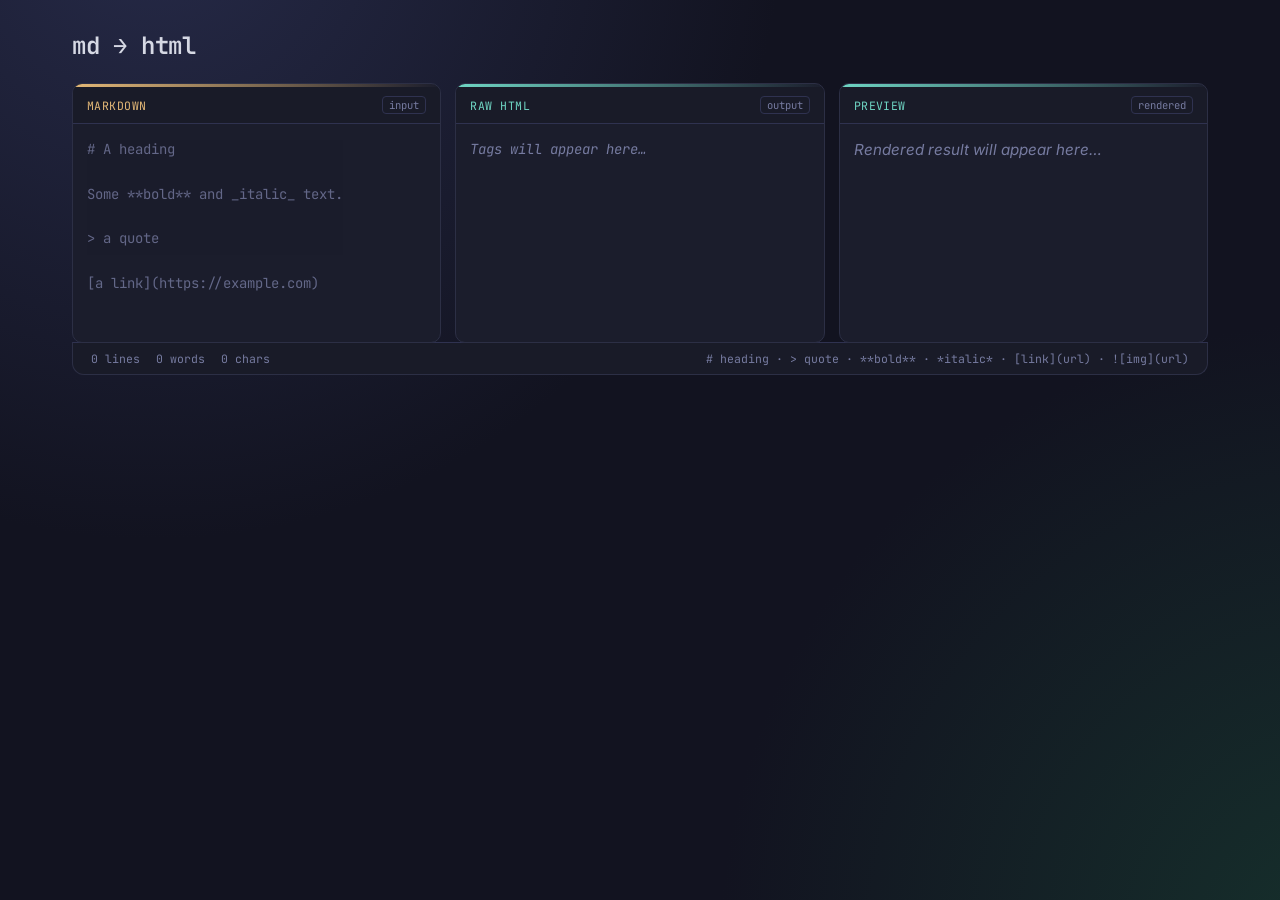
<file: Markdown/index.html>
<!DOCTYPE html>
<html lang="en">
<head>
<meta charset="UTF-8">
<meta name="viewport" content="width=device-width, initial-scale=1, viewport-fit=cover">
<title>Markdown → HTML</title>
<link rel="preconnect" href="https://fonts.googleapis.com">
<link rel="preconnect" href="https://fonts.gstatic.com" crossorigin>
<link href="https://fonts.googleapis.com/css2?family=JetBrains+Mono:wght@400;500;600&family=Inter:wght@500;600;700&display=swap" rel="stylesheet">
<link rel="stylesheet" href="styles.css">
</head>
<body>
  <div class="wrap">
    <h1>md → html</h1>

    <div class="grid">
      <div class="pane accent-md">
        <div class="pane-top"></div>
        <div class="pane-head">
          <span class="label">MARKDOWN</span>
          <span class="badge">input</span>
        </div>
        <textarea id="markdown-input" placeholder="# A heading&#10;&#10;Some **bold** and _italic_ text.&#10;&#10;> a quote&#10;&#10;[a link](https://example.com)"></textarea>
      </div>

      <div class="pane accent-out">
        <div class="pane-top"></div>
        <div class="pane-head">
          <span class="label">RAW HTML</span>
          <span class="badge">output</span>
        </div>
        <div id="html-output" class="output"><span class="empty-hint">Tags will appear here…</span></div>
      </div>

      <div class="pane accent-out">
        <div class="pane-top"></div>
        <div class="pane-head">
          <span class="label">PREVIEW</span>
          <span class="badge">rendered</span>
        </div>
        <div id="preview" class="preview"><span class="empty-hint">Rendered result will appear here…</span></div>
      </div>
    </div>

    <div class="statusbar">
      <span class="stats">
        <span id="stat-lines">0 lines</span>
        <span id="stat-words">0 words</span>
        <span id="stat-chars">0 chars</span>
      </span>
      <span class="legend"># heading · &gt; quote · **bold** · *italic* · [link](url) · ![img](url)</span>
    </div>
  </div>

<script src="script.js"></script>
</body>
</html>
</file>
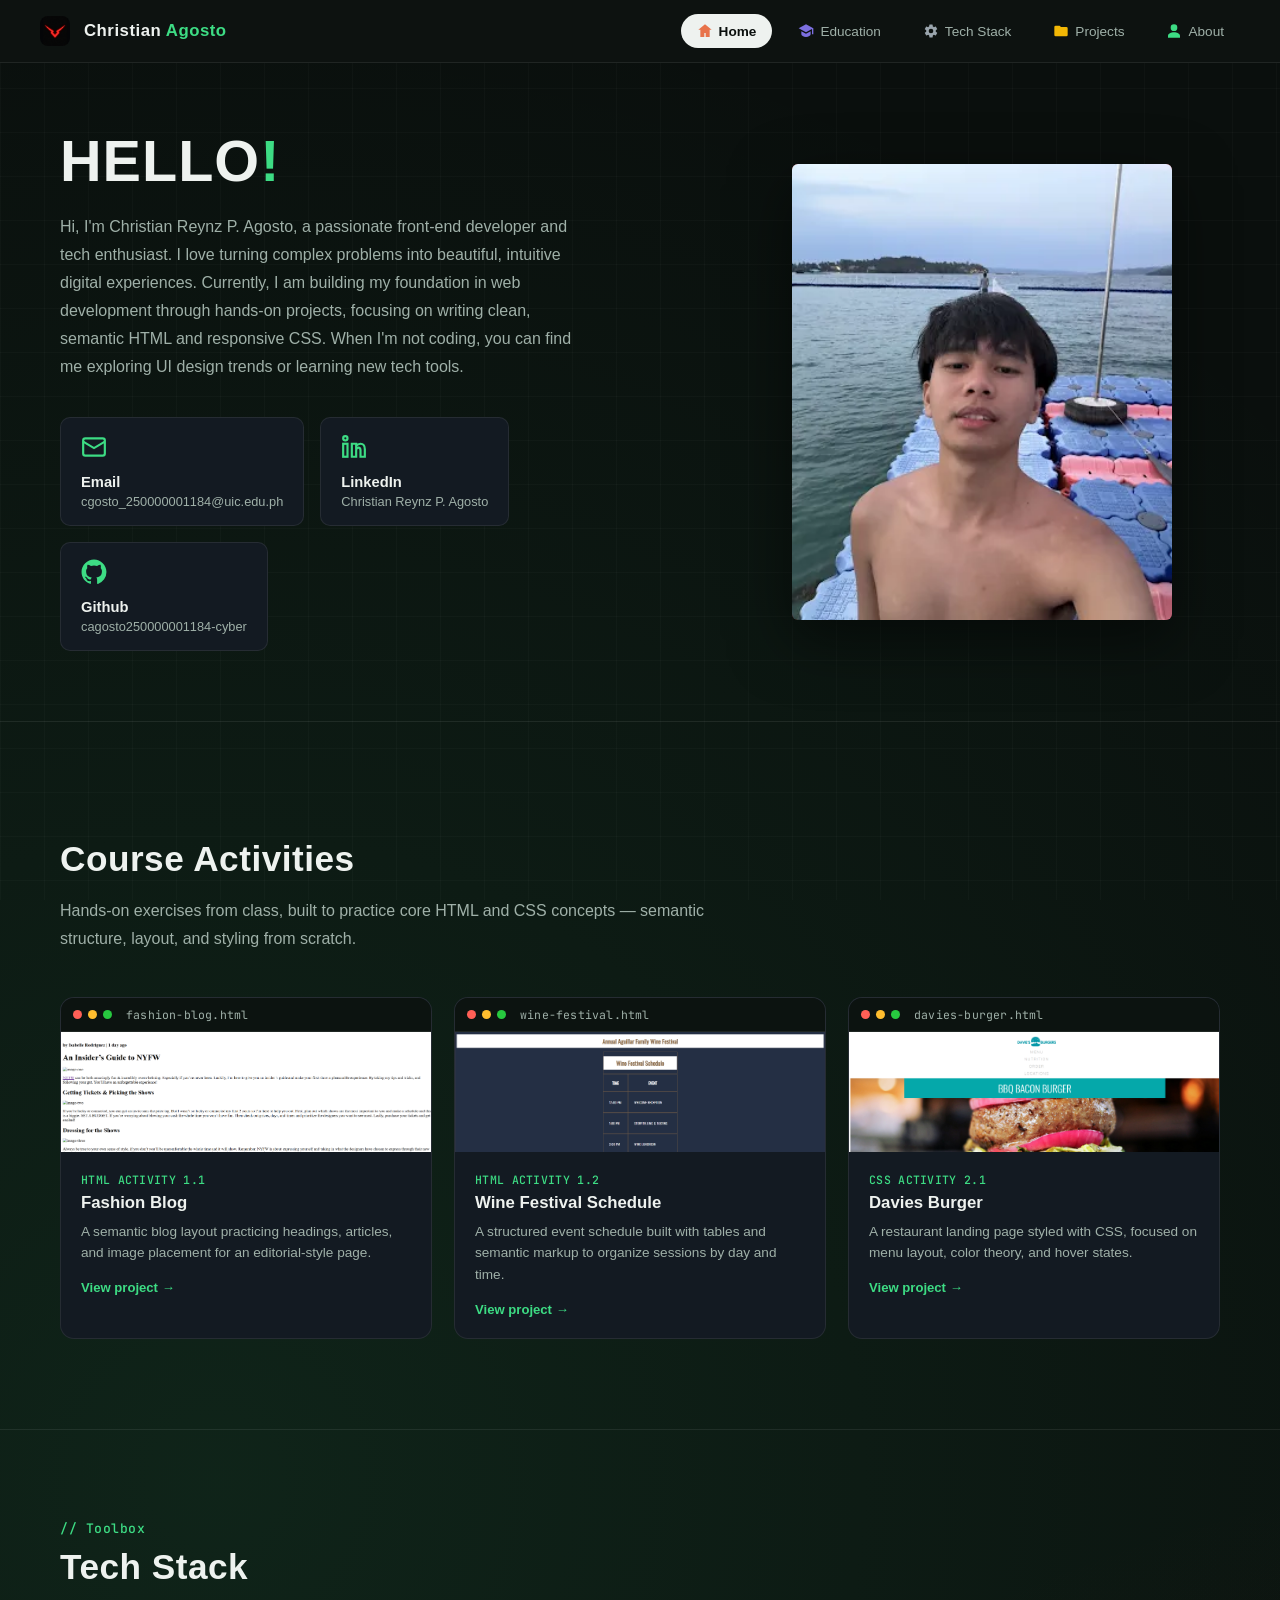
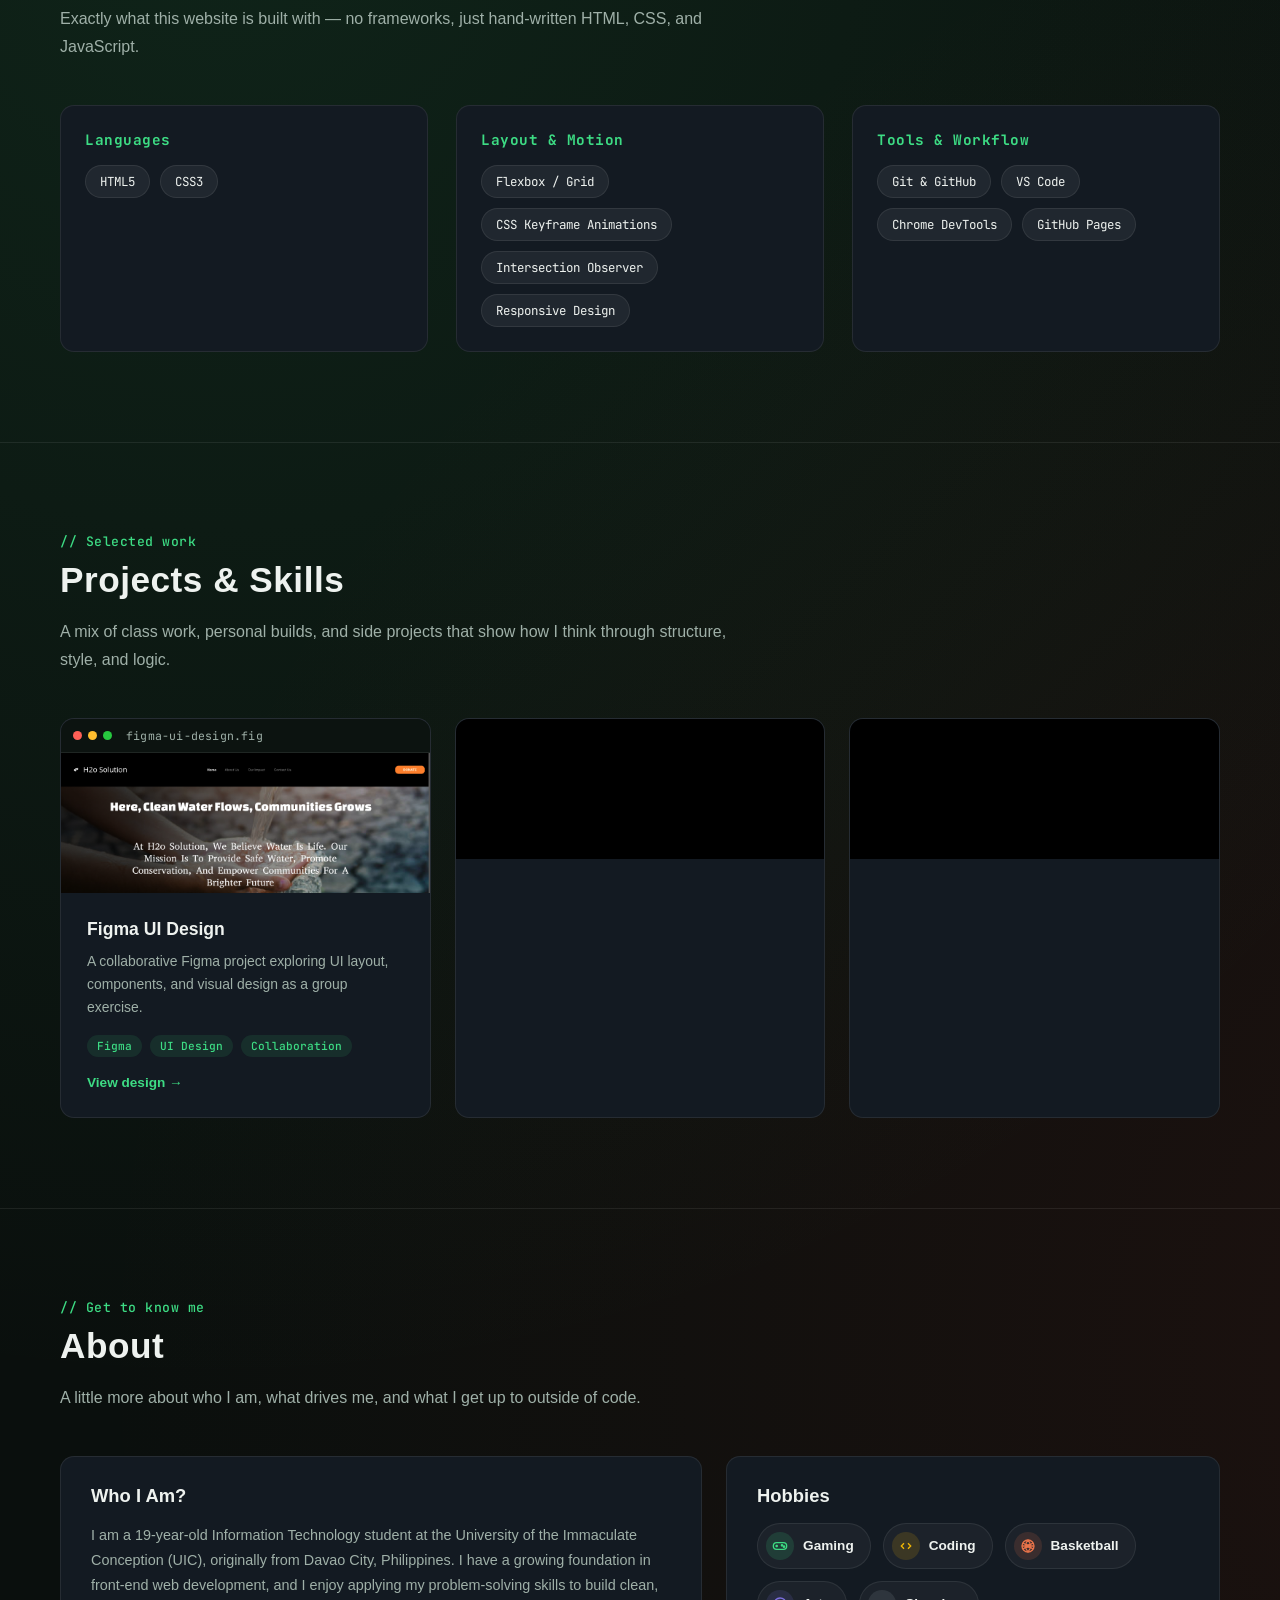
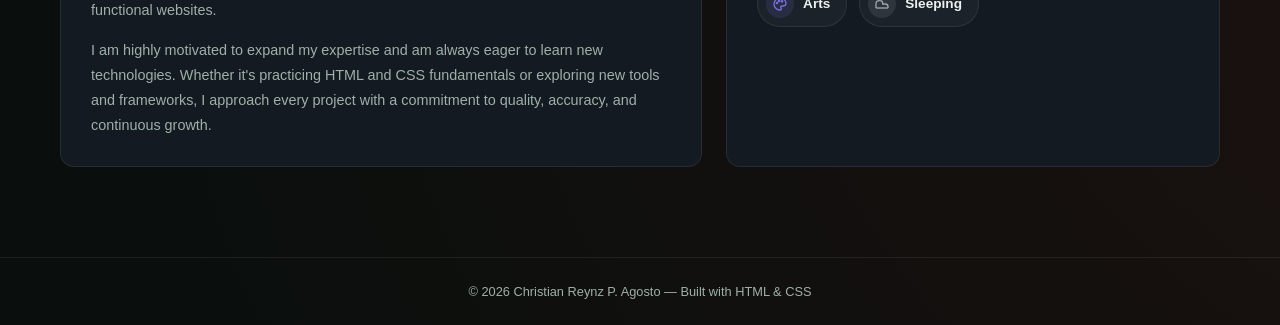
<file: Porfolio/index.html>
<!DOCTYPE html>
<html lang="en">
<head>
<meta charset="UTF-8">
<meta name="viewport" content="width=device-width, initial-scale=1.0">
<link rel="preconnect" href="https://fonts.googleapis.com">
<link rel="preconnect" href="https://fonts.gstatic.com" crossorigin>
<link href="https://fonts.googleapis.com/css2?family=JetBrains+Mono:wght@400;500;600;700&display=swap" rel="stylesheet">
<title>Christian Reynz P. Agosto | Portfolio</title>
<link rel="stylesheet" href="style.css">
</head>
<body>

<nav>
  <div class="nav-left">
    <!-- Replace "Leloucheye.jpg" with your own logo/icon image, placed inside the "image" folder -->
    <img src="image/Leloucheye.jpg" alt="Logo" class="nav-logo">
    <span class="brand">Christian <span class="accent">Agosto</span></span>
  </div>
  <div class="nav-right">
    <a href="#home" data-section="home" class="active">
      <svg viewBox="0 0 24 24" width="16" height="16"><path fill="#e8734a" d="M12 2 2 10h3v11h6v-6h2v6h6V10h3z"/></svg>
      Home
    </a>
    <a href="#education" data-section="education">
      <svg viewBox="0 0 24 24" width="16" height="16"><path fill="#7c6fe0" d="M12 2 1 8l11 6 9-4.9V17h2V8zM5 12.2V17c0 1.7 3.1 4 7 4s7-2.3 7-4v-4.8l-7 3.8z"/></svg>
      Education
    </a>
    <a href="#techstack" data-section="techstack">
      <svg viewBox="0 0 24 24" width="16" height="16"><path fill="#9aa5ad" d="M19.14 12.94a7.14 7.14 0 0 0 .06-.94 7.14 7.14 0 0 0-.06-.94l2.03-1.58a.5.5 0 0 0 .12-.64l-1.92-3.32a.5.5 0 0 0-.6-.22l-2.39.96a7.3 7.3 0 0 0-1.63-.94l-.36-2.54a.5.5 0 0 0-.5-.42h-3.84a.5.5 0 0 0-.5.42l-.36 2.54c-.59.24-1.14.56-1.63.94l-2.39-.96a.5.5 0 0 0-.6.22L2.7 8.84a.5.5 0 0 0 .12.64l2.03 1.58a7.14 7.14 0 0 0 0 1.88l-2.03 1.58a.5.5 0 0 0-.12.64l1.92 3.32c.14.24.42.32.6.22l2.39-.96c.49.38 1.04.7 1.63.94l.36 2.54c.05.24.26.42.5.42h3.84c.24 0 .45-.18.5-.42l.36-2.54c.59-.24 1.14-.56 1.63-.94l2.39.96c.24.1.5 0 .6-.22l1.92-3.32a.5.5 0 0 0-.12-.64zM12 15.5A3.5 3.5 0 1 1 15.5 12 3.5 3.5 0 0 1 12 15.5z"/></svg>
      Tech Stack
    </a>
    <a href="#projects" data-section="projects">
      <svg viewBox="0 0 24 24" width="16" height="16"><path fill="#f2b705" d="M10 4H4a2 2 0 0 0-2 2v12a2 2 0 0 0 2 2h16a2 2 0 0 0 2-2V8a2 2 0 0 0-2-2h-8z"/></svg>
      Projects
    </a>
    <a href="#about" data-section="about">
      <svg viewBox="0 0 24 24" width="16" height="16"><path fill="#3ddc84" d="M12 12a5 5 0 1 0 0-10 5 5 0 0 0 0 10zm0 2c-4.4 0-9 2.2-9 5v3h18v-3c0-2.8-4.6-5-9-5z"/></svg>
      About
    </a>
  </div>
</nav>

<section class="hero" id="home">
  <div class="hero-text">
    <h1>HELLO<span class="bar">!</span></h1>
    <p>
      Hi, I'm Christian Reynz P. Agosto, a passionate front-end developer and
      tech enthusiast. I love turning complex problems into beautiful,
      intuitive digital experiences. Currently, I am building my foundation
      in web development through hands-on projects, focusing on writing
      clean, semantic HTML and responsive CSS. When I'm not coding, you can
      find me exploring UI design trends or learning new tech tools.
    </p>

    <div class="contact-cards">
      <a class="contact-card" href="mailto:cgosto_250000001184@uic.edu.ph">
        <svg class="icon" viewBox="0 0 24 24" fill="none" stroke="currentColor" stroke-width="2"><rect x="2" y="4" width="20" height="16" rx="2"></rect><path d="M2 7l10 6 10-6"></path></svg>
        <div class="label">Email</div>
        <div class="value">cgosto_250000001184@uic.edu.ph</div>
      </a>
      <a class="contact-card" href="https://www.linkedin.com/in/christian-reynz-agosto-9645b1428/" target="_blank" rel="noopener">
        <svg class="icon" viewBox="0 0 24 24" fill="none" stroke="currentColor" stroke-width="2"><rect x="2" y="9" width="4" height="12"></rect><circle cx="4" cy="4" r="2"></circle><path d="M10 9h4v2s1.5-2 4-2c3 0 4 2 4 5v7h-4v-6c0-1.5-.5-2.5-2-2.5s-2 1-2 2.5v6h-4z"></path></svg>
        <div class="label">LinkedIn</div>
        <div class="value">Christian Reynz P. Agosto</div>
      </a>
      <a class="contact-card" href="https://github.com/cagosto250000001184-cyber" target="_blank" rel="noopener">
        <svg class="icon" viewBox="0 0 24 24" fill="currentColor"><path d="M12 .5C5.73.5.5 5.73.5 12c0 5.1 3.29 9.42 7.86 10.95.58.1.79-.25.79-.56v-2c-3.2.7-3.87-1.54-3.87-1.54-.53-1.34-1.29-1.7-1.29-1.7-1.05-.72.08-.7.08-.7 1.17.08 1.78 1.2 1.78 1.2 1.03 1.77 2.7 1.26 3.36.96.1-.75.4-1.26.73-1.55-2.55-.29-5.23-1.28-5.23-5.68 0-1.25.44-2.28 1.18-3.08-.12-.29-.51-1.46.11-3.05 0 0 .96-.31 3.15 1.18a10.9 10.9 0 0 1 5.74 0c2.19-1.49 3.15-1.18 3.15-1.18.62 1.59.23 2.76.11 3.05.74.8 1.18 1.83 1.18 3.08 0 4.41-2.69 5.38-5.25 5.67.41.36.78 1.07.78 2.16v3.2c0 .31.21.67.8.56A11.5 11.5 0 0 0 23.5 12C23.5 5.73 18.27.5 12 .5z"></path></svg>
        <div class="label">Github</div>
        <div class="value">cagosto250000001184-cyber</div>
      </a>
    </div>
  </div>

  <div class="portrait-wrap">
    <div class="portrait-frame">
      <!-- Fixed: was an invalid <image> tag with video attributes. Now a proper <img> pointing into the image/ folder.
           If you want this to autoplay like a video, put an .mp4 in the image/ folder and use a <video> tag instead. -->
      <img class="portrait-photo" src="image/agosto.png" alt="Christian Reynz P. Agosto portrait">
    </div>
  </div>
</section>

<!-- EDUCATION / COURSE ACTIVITIES -->
<section class="section" id="education">
  <div class="section-eyebrow reveal">// Coursework</div>
  <h2 class="section-title reveal">Course Activities</h2>
  <p class="section-lede reveal">
    Hands-on exercises from class, built to practice core HTML and CSS
    concepts — semantic structure, layout, and styling from scratch.
  </p>

  <div class="activity-grid reveal-stagger">
    <div class="activity-card">
      <div class="card-chrome">
        <span class="dot red"></span><span class="dot yellow"></span><span class="dot green"></span>
        <span class="filename">fashion-blog.html</span>
      </div>
      <div class="activity-thumb t2 has-image">
        <img src="image/fashion.png" alt="Fashion Blog project screenshot">
      </div>
      <div class="activity-body">
        <div class="code">HTML ACTIVITY 1.1</div>
        <h4>Fashion Blog</h4>
        <p>A semantic blog layout practicing headings, articles, and image placement for an editorial-style page.</p>
        <a href="https://cagosto250000001184-cyber.github.io/Fashionblog/index.html" target="_blank" rel="noopener">View project →</a>
      </div>
    </div>
    <div class="activity-card">
      <div class="card-chrome">
        <span class="dot red"></span><span class="dot yellow"></span><span class="dot green"></span>
        <span class="filename">wine-festival.html</span>
      </div>
      <div class="activity-thumb t2 has-image">
        <img src="image/wine.png" alt="Wine Festival Schedule project screenshot">
      </div>
      <div class="activity-body">
        <div class="code">HTML ACTIVITY 1.2</div>
        <h4>Wine Festival Schedule</h4>
        <p>A structured event schedule built with tables and semantic markup to organize sessions by day and time.</p>
        <a href="https://cagosto250000001184-cyber.github.io/WineFisteval/index.html" target="_blank" rel="noopener">View project →</a>
      </div>
    </div>
    <div class="activity-card">
      <div class="card-chrome">
        <span class="dot red"></span><span class="dot yellow"></span><span class="dot green"></span>
        <span class="filename">davies-burger.html</span>
      </div>
        <div class="activity-thumb t2 has-image">
        <img src="image/burger.png" alt="Davies Burger project screenshot">
        </div> 
      <div class="activity-body">
        <div class="code">CSS ACTIVITY 2.1</div>
        <h4>Davies Burger</h4>
        <p>A restaurant landing page styled with CSS, focused on menu layout, color theory, and hover states.</p>
        <a href="https://cagosto250000001184-cyber.github.io/DaviesBurger/DaviesBurger/index.html" target="_blank" rel="noopener">View project →</a>
      </div>
    </div>
  </div>
</section>

<!-- TECH STACK -->
<section class="section" id="techstack">
  <div class="section-eyebrow reveal">// Toolbox</div>
  <h2 class="section-title reveal">Tech Stack</h2>
  <p class="section-lede reveal">
    Exactly what this website is built with — no frameworks, just
    hand-written HTML, CSS, and JavaScript.
  </p>

  <div class="stack-groups reveal-stagger">
    <div class="stack-group">
      <h4>Languages</h4>
      <div class="chip-row">
        <span class="chip">HTML5</span>
        <span class="chip">CSS3</span>
      </div>
    </div>
    <div class="stack-group">
      <h4>Layout &amp; Motion</h4>
      <div class="chip-row">
        <span class="chip">Flexbox / Grid</span>
        <span class="chip">CSS Keyframe Animations</span>
        <span class="chip">Intersection Observer</span>
        <span class="chip">Responsive Design</span>
      </div>
    </div>
    <div class="stack-group">
      <h4>Tools &amp; Workflow</h4>
      <div class="chip-row">
        <span class="chip">Git &amp; GitHub</span>
        <span class="chip">VS Code</span>
        <span class="chip">Chrome DevTools</span>
        <span class="chip">GitHub Pages</span>
      </div>
    </div>
  </div>
</section>

<!-- PROJECTS -->
<section class="section" id="projects">
  <div class="section-eyebrow reveal">// Selected work</div>
  <h2 class="section-title reveal">Projects &amp; Skills</h2>
  <p class="section-lede reveal">
    A mix of class work, personal builds, and side projects that show how
    I think through structure, style, and logic.
  </p>

  <div class="project-grid reveal-stagger">
    <div class="project-card">
      <div class="card-chrome">
        <span class="dot red"></span><span class="dot yellow"></span><span class="dot green"></span>
        <span class="filename">figma-ui-design.fig</span>
      </div>
      <div class="project-thumb has-image">
        <img src="image/figma.png" alt="Figma design project screenshot">
      </div>
      <div class="project-body">
        <h4>Figma UI Design</h4>
        <p>A collaborative Figma project exploring UI layout, components, and visual design as a group exercise.</p>
        <div class="project-tags"><span>Figma</span><span>UI Design</span><span>Collaboration</span></div>
        <a href="https://www.figma.com/design/j7lHdMSVz6eJCc0Wbrm7PQ/FIGMA-GROUP-1?t=22Tb8RwyGdLVVFKd-0" target="_blank" rel="noopener">View design →</a>
      </div>
    </div>
    <div class="project-card">
      <div class="project-thumb">
      </div>
      <div class="project-body">
      </div>
    </div>
    <div class="project-card">
      <div class="project-thumb">
      </div>
      <div class="project-body">
      </div>
    </div>
  </div>
</section>

<!-- ABOUT -->
<section class="section" id="about">
  <div class="section-eyebrow reveal">// Get to know me</div>
  <h2 class="section-title reveal">About</h2>
  <p class="section-lede reveal">
    A little more about who I am, what drives me, and what I get up to outside of code.
  </p>

  <div class="about-grid reveal-stagger">
    <div class="about-card">
      <h4 class="about-card-title">Who I Am?</h4>
      <p>
        I am a 19-year-old Information Technology student at the University
        of the Immaculate Conception (UIC), originally from Davao City,
        Philippines. I have a growing foundation in front-end web development,
        and I enjoy applying my problem-solving skills to build clean,
        functional websites.
      </p>
      <p>
        I am highly motivated to expand my expertise and am always eager to
        learn new technologies. Whether it's practicing HTML and CSS
        fundamentals or exploring new tools and frameworks, I approach every
        project with a commitment to quality, accuracy, and continuous
        growth.
      </p>
    </div>

    <div class="about-card">
      <h4 class="about-card-title">Hobbies</h4>
      <div class="hobby-row">
        <span class="hobby-chip">
          <span class="hobby-icon hobby-gaming">
            <svg viewBox="0 0 24 24" width="16" height="16" fill="none" stroke="currentColor" stroke-width="2"><rect x="2" y="7" width="20" height="10" rx="5"></rect><path d="M7 10v4M5 12h4"></path><circle cx="15" cy="11" r="1"></circle><circle cx="18" cy="13" r="1"></circle></svg>
          </span>
          Gaming
        </span>
        <span class="hobby-chip">
          <span class="hobby-icon hobby-coding">
            <svg viewBox="0 0 24 24" width="16" height="16" fill="none" stroke="currentColor" stroke-width="2"><path d="M9 8 5 12l4 4M15 8l4 4-4 4"></path></svg>
          </span>
          Coding
        </span>
        <span class="hobby-chip">
          <span class="hobby-icon hobby-basketball">
            <svg viewBox="0 0 24 24" width="16" height="16" fill="none" stroke="currentColor" stroke-width="2"><circle cx="12" cy="12" r="9"></circle><path d="M3 12h18M12 3a13 13 0 0 1 0 18M12 3a13 13 0 0 0 0 18M4.2 7.5a13 13 0 0 0 15.6 0M4.2 16.5a13 13 0 0 1 15.6 0"></path></svg>
          </span>
          Basketball
        </span>
        <span class="hobby-chip">
          <span class="hobby-icon hobby-arts">
            <svg viewBox="0 0 24 24" width="16" height="16" fill="none" stroke="currentColor" stroke-width="2"><path d="M12 3a9 9 0 0 0 0 18c1.1 0 2-.8 2-2 0-.5-.2-.9-.5-1.3-.3-.3-.5-.7-.5-1.2 0-1 .8-1.5 1.8-1.5H17a4 4 0 0 0 4-4c0-4.4-4-8-9-8z"></path><circle cx="7.5" cy="10.5" r="1"></circle><circle cx="10.5" cy="7.5" r="1"></circle><circle cx="15" cy="8" r="1"></circle></svg>
          </span>
          Arts
        </span>
        <span class="hobby-chip">
          <span class="hobby-icon hobby-sleeping">
            <svg viewBox="0 0 24 24" width="16" height="16" fill="none" stroke="currentColor" stroke-width="2"><path d="M3 18v-6a5 5 0 0 1 5-5h1a4 4 0 0 1 4 4v1h4a4 4 0 0 1 4 4v2"></path><path d="M3 18h18"></path></svg>
          </span>
          Sleeping
        </span>
      </div>
    </div>
  </div>
</section>

<footer>
  &copy; 2026 Christian Reynz P. Agosto — Built with HTML &amp; CSS
</footer>

<script>
  const sections = document.querySelectorAll('section[id]');
  const navLinks = document.querySelectorAll('.nav-right a');

  const observer = new IntersectionObserver((entries) => {
    entries.forEach(entry => {
      if (entry.isIntersecting) {
        const id = entry.target.getAttribute('id');
        navLinks.forEach(link => {
          link.classList.toggle('active', link.dataset.section === id);
        });
      }
    });
  }, { rootMargin: '-40% 0px -50% 0px', threshold: 0 });

  sections.forEach(section => observer.observe(section));

  // Scroll reveal animations
  const revealEls = document.querySelectorAll('.reveal, .reveal-stagger');
  const revealObserver = new IntersectionObserver((entries) => {
    entries.forEach(entry => {
      if (entry.isIntersecting) {
        entry.target.classList.add('in-view');
        revealObserver.unobserve(entry.target);
      }
    });
  }, { threshold: 0.1, rootMargin: '0px 0px -80px 0px' });

  revealEls.forEach(el => revealObserver.observe(el));
</script>

</body>
</html>
</file>
<file: Markdown/styles.css>
:root {
  --bg: #121320;
  --panel: #1b1d2c;
  --panel-head: #191b28;
  --border: #2c2f45;
  --rule: #2f3250;
  --text: #d6d9e4;
  --text-dim: #767ba0;
  --amber: #e3b877;
  --teal: #6fd6c4;
  --rose: #e08a8a;
}
* { box-sizing: border-box; }
html { scroll-padding-top: env(safe-area-inset-top, 0px); }
body {
  margin: 0;
  background: var(--bg);
  background-image:
    radial-gradient(circle at 12% -10%, #262a48 0%, transparent 42%),
    radial-gradient(circle at 105% 105%, #16302c 0%, transparent 38%);
  background-attachment: fixed;
  color: var(--text);
  font-family: 'Inter', sans-serif;
  min-height: 100vh;
  padding: env(safe-area-inset-top, 0px) 0 env(safe-area-inset-bottom, 0px);
}
.wrap {
  max-width: 1180px;
  margin: 0 auto;
  padding: 30px 22px 20px;
}

/* --- title bar --- */
.titlebar {
  display: flex;
  align-items: center;
  gap: 14px;
  background: linear-gradient(180deg, #1d1f30, #191b28);
  border: 1px solid var(--border);
  border-bottom: none;
  border-radius: 12px 12px 0 0;
  padding: 12px 18px;
}
.dots { display: flex; gap: 7px; }
.dots span { width: 11px; height: 11px; border-radius: 50%; display: inline-block; }
.dots span:nth-child(1) { background: var(--rose); }
.dots span:nth-child(2) { background: var(--amber); }
.dots span:nth-child(3) { background: var(--teal); }
.filename {
  font-family: 'JetBrains Mono', monospace;
  font-size: 0.82rem;
  color: var(--text-dim);
  border-left: 1px solid var(--rule);
  padding-left: 14px;
}
.filename b { color: var(--text); font-weight: 500; }
.live {
  margin-left: auto;
  display: flex;
  align-items: center;
  gap: 7px;
  font-family: 'JetBrains Mono', monospace;
  font-size: 0.7rem;
  color: var(--teal);
  letter-spacing: 0.04em;
}
.live-dot {
  width: 7px; height: 7px; border-radius: 50%;
  background: var(--teal);
  box-shadow: 0 0 0 0 rgba(111,214,196,.6);
  animation: pulse 2.2s infinite;
}
@keyframes pulse {
  0%   { box-shadow: 0 0 0 0 rgba(111,214,196,.55); }
  70%  { box-shadow: 0 0 0 6px rgba(111,214,196,0); }
  100% { box-shadow: 0 0 0 0 rgba(111,214,196,0); }
}

h1 {
  font-family: 'JetBrains Mono', monospace;
  font-size: 1.5rem;
  font-weight: 600;
  letter-spacing: -0.01em;
  margin: 0 0 22px;
}

.grid {
  display: grid;
  grid-template-columns: 1fr;
  gap: 14px;
}
@media (min-width: 900px) {
  .grid { grid-template-columns: 1fr 1fr 1fr; }
}

.pane {
  background: var(--panel);
  border: 1px solid var(--border);
  border-radius: 10px;
  overflow: hidden;
  display: flex;
  flex-direction: column;
  min-height: 260px;
  transition: border-color .15s ease, box-shadow .15s ease;
}
.pane:focus-within {
  border-color: var(--amber);
  box-shadow: 0 0 0 3px rgba(227,184,119,0.12);
}
.pane-top {
  height: 3px;
  background: var(--rule);
}
.pane.accent-out .pane-top { background: linear-gradient(90deg, var(--teal), transparent); }
.pane.accent-md .pane-top  { background: linear-gradient(90deg, var(--amber), transparent); }

.pane-head {
  display: flex;
  align-items: center;
  justify-content: space-between;
  padding: 9px 14px;
  border-bottom: 1px solid var(--rule);
  background: var(--panel-head);
}
.pane-head .label {
  font-family: 'JetBrains Mono', monospace;
  font-size: 0.72rem;
  letter-spacing: 0.04em;
  color: var(--text-dim);
}
.pane.accent-md .label  { color: var(--amber); }
.pane.accent-out .label { color: var(--teal); }
.badge {
  font-family: 'JetBrains Mono', monospace;
  font-size: 0.66rem;
  color: var(--text-dim);
  border: 1px solid var(--rule);
  border-radius: 4px;
  padding: 1px 6px;
}

textarea, .output, .preview {
  flex: 1;
  padding: 14px;
  font-family: 'JetBrains Mono', monospace;
  font-size: 0.87rem;
  line-height: 1.6;
  color: var(--text);
  background: transparent;
  border: none;
  outline: none;
  resize: none;
  white-space: pre-wrap;
  overflow: auto;
}
textarea::placeholder { color: var(--text-dim); opacity: .8; }
textarea::selection { background: rgba(227,184,119,0.22); }

.preview {
  font-family: 'Inter', sans-serif;
  font-size: 0.95rem;
  line-height: 1.6;
}
.preview h1, .preview h2, .preview h3 { margin: 0.45em 0 0.3em; color: #fff; line-height: 1.3; }
.preview h1 { font-size: 1.4rem; }
.preview h2 { font-size: 1.2rem; }
.preview h3 { font-size: 1.02rem; }
.preview blockquote {
  margin: 0.5em 0;
  padding: 2px 0 2px 12px;
  border-left: 3px solid var(--teal);
  color: var(--text-dim);
}
.preview a { color: var(--teal); text-decoration-color: rgba(111,214,196,.4); }
.preview strong { color: var(--amber); font-weight: 600; }
.preview img { max-width: 100%; border-radius: 6px; display: block; margin: 6px 0; }

.empty-hint { color: var(--text-dim); font-style: italic; }

/* --- status bar --- */
.statusbar {
  display: flex;
  justify-content: space-between;
  align-items: center;
  background: var(--panel-head);
  border: 1px solid var(--border);
  border-top: 1px solid var(--rule);
  border-radius: 0 0 12px 12px;
  padding: 8px 18px;
  margin-top: -1px;
  font-family: 'JetBrains Mono', monospace;
  font-size: 0.72rem;
  color: var(--text-dim);
}
.statusbar .stats { display: flex; gap: 16px; }
.statusbar .legend { display: none; }
@media (min-width: 700px) {
  .statusbar .legend { display: block; }
}
</file>
<file: Porfolio/style.css>
:root{
      --bg-dark: #0a0f0d;
      --bg-panel: #10161a;
      --accent-green: #3ddc84;
      --accent-red: #7a1414;
      --accent-red-bright: #b3241f;
      --text-main: #eef2ef;
      --text-dim: #9fb0a8;
      --card-bg: #131a22;
      --border-soft: rgba(255,255,255,0.08);
      --font-mono: 'JetBrains Mono', 'Courier New', monospace;
    }

    *{ box-sizing:border-box; margin:0; padding:0; }

    html{ scroll-behavior:smooth; }

    @media (prefers-reduced-motion: reduce){
      *{ animation-duration:0.01ms !important; animation-iteration-count:1 !important; transition-duration:0.01ms !important; scroll-behavior:auto !important; }
    }

    /* ===== PAGE LOAD ENTRANCE ===== */
    @keyframes fadeSlideDown{
      from{ opacity:0; transform:translateY(-16px); }
      to{ opacity:1; transform:translateY(0); }
    }
    @keyframes fadeSlideUp{
      from{ opacity:0; transform:translateY(24px); }
      to{ opacity:1; transform:translateY(0); }
    }
    @keyframes fadeScaleIn{
      from{ opacity:0; transform:scale(0.94); }
      to{ opacity:1; transform:scale(1); }
    }
    @keyframes blink{
      0%, 100%{ opacity:1; }
      50%{ opacity:0.15; }
    }
    @keyframes floatY{
      0%, 100%{ transform:translateY(0); }
      50%{ transform:translateY(-10px); }
    }
    @keyframes gradientShift{
      0%{ background-position:0% 50%; }
      50%{ background-position:100% 50%; }
      100%{ background-position:0% 50%; }
    }
    @keyframes pageFadeIn{
      from{ opacity:0; }
      to{ opacity:1; }
    }
    @keyframes navItemIn{
      from{ opacity:0; transform:translateY(-10px); }
      to{ opacity:1; transform:translateY(0); }
    }
    @keyframes glowPulseOnce{
      0%{ box-shadow:0 20px 60px rgba(0,0,0,0.5); }
      50%{ box-shadow:0 20px 70px rgba(61,220,132,0.35); }
      100%{ box-shadow:0 20px 60px rgba(0,0,0,0.5); }
    }

    nav{
      animation:fadeSlideDown .6s ease both;
    }
    .hero-text h1{
      animation:fadeSlideUp .7s ease both;
      animation-delay:.15s;
    }
    .hero-text h1 .bar{
      animation:blink 1.4s ease-in-out infinite;
      animation-delay:1s;
      display:inline-block;
    }
    .hero-text p{
      animation:fadeSlideUp .7s ease both;
      animation-delay:.32s;
    }
    .contact-cards{
      animation:fadeSlideUp .7s ease both;
      animation-delay:.48s;
    }
    .portrait-wrap{
      animation:fadeScaleIn .8s ease both;
      animation-delay:.35s;
    }
    .portrait-frame{
      animation:glowPulseOnce 1.8s ease-in-out 1;
      animation-delay:1.1s;
    }
    .nav-right a{
      opacity:0;
      animation:navItemIn .5s ease both;
    }
    .nav-right a:nth-child(1){ animation-delay:.5s; }
    .nav-right a:nth-child(2){ animation-delay:.58s; }
    .nav-right a:nth-child(3){ animation-delay:.66s; }
    .nav-right a:nth-child(4){ animation-delay:.74s; }
    .nav-right a:nth-child(5){ animation-delay:.82s; }
    .nav-right a:nth-child(6){ animation-delay:.9s; }

    /* ===== SCROLL REVEAL ===== */
    .reveal{
      opacity:0;
      transform:translateY(36px) scale(0.98);
      transition:opacity .8s cubic-bezier(.16,.8,.3,1), transform .8s cubic-bezier(.16,.8,.3,1);
    }
    .reveal.in-view{
      opacity:1;
      transform:translateY(0) scale(1);
    }
    .reveal-stagger > *{
      opacity:0;
      transform:translateY(30px) scale(0.97);
      transition:opacity .65s cubic-bezier(.16,.8,.3,1), transform .65s cubic-bezier(.16,.8,.3,1);
    }
    .reveal-stagger.in-view > *{
      opacity:1;
      transform:translateY(0) scale(1);
    }
    .reveal-stagger.in-view > *:nth-child(1){ transition-delay:.06s; }
    .reveal-stagger.in-view > *:nth-child(2){ transition-delay:.14s; }
    .reveal-stagger.in-view > *:nth-child(3){ transition-delay:.22s; }
    .reveal-stagger.in-view > *:nth-child(4){ transition-delay:.30s; }
    .reveal-stagger.in-view > *:nth-child(5){ transition-delay:.38s; }
    .reveal-stagger.in-view > *:nth-child(6){ transition-delay:.46s; }

    body{
      position:relative;
      font-family:'Segoe UI', Roboto, -apple-system, sans-serif;
      background:
        radial-gradient(circle at 12% 30%, rgba(61,220,132,0.10), transparent 40%),
        radial-gradient(circle at 90% 60%, rgba(179,36,31,0.12), transparent 45%),
        var(--bg-dark);
      background-size:140% 140%;
      animation:gradientShift 18s ease-in-out infinite, pageFadeIn .7s ease both;
      color:var(--text-main);
      min-height:100vh;
    }

    /* Faint editor-grid backdrop: subtle graph-paper texture nodding to
       structured, hand-written markup rather than a framework template. */
    body::before{
      content:"";
      position:fixed;
      inset:0;
      background-image:
        linear-gradient(rgba(255,255,255,0.025) 1px, transparent 1px),
        linear-gradient(90deg, rgba(255,255,255,0.025) 1px, transparent 1px);
      background-size:44px 44px;
      pointer-events:none;
      z-index:0;
    }

    /* NAVBAR */
    nav{
      display:flex;
      align-items:center;
      justify-content:space-between;
      padding:14px 40px;
      background:#0d1210;
      border-bottom:1px solid var(--border-soft);
      position:sticky;
      top:0;
      z-index:100;
    }
    .nav-left{
      display:flex;
      align-items:center;
      gap:14px;
      font-weight:700;
      font-size:1.05rem;
      letter-spacing:0.5px;
    }
    .nav-logo{
      width:30px;
      height:30px;
      border-radius:8px;
      object-fit:cover;
      display:block;
    }
    .nav-left .brand{ color:var(--text-main); }
    .nav-left .brand .accent{ color:var(--accent-green); }

    .nav-right{ display:flex; align-items:center; gap:10px; }
    .nav-right a{
      text-decoration:none;
      color:var(--text-dim);
      font-size:0.85rem;
      padding:9px 16px;
      border-radius:20px;
      display:flex;
      align-items:center;
      gap:6px;
      transition:background .25s ease, color .25s ease, transform .25s ease;
    }
    .nav-right a:hover{ color:var(--text-main); background:rgba(255,255,255,0.06); transform:translateY(-2px); }
    .nav-right a.active{
      background:var(--text-main);
      color:#0a0f0d;
      font-weight:600;
      transform:translateY(0);
    }

    /* HERO */
    .hero{
      position:relative;
      z-index:1;
      display:grid;
      grid-template-columns: 1.15fr 0.85fr;
      gap:40px;
      padding:70px 60px;
      max-width:1300px;
      margin:0 auto;
      align-items:center;
    }

    .hero-text h1{
      font-size:3.6rem;
      line-height:1;
      letter-spacing:1px;
      margin-bottom:22px;
      font-weight:800;
    }
    .hero-text h1 .bar{
      color:var(--accent-green);
    }

    .hero-text p{
      color:var(--text-dim);
      font-size:1rem;
      line-height:1.75;
      max-width:520px;
      margin-bottom:36px;
    }

    .contact-cards{
      display:flex;
      gap:16px;
      flex-wrap:wrap;
    }
    .contact-card{
      text-decoration:none;
      color:inherit;
      display:block;
      background:var(--card-bg);
      border:1px solid var(--border-soft);
      border-radius:10px;
      padding:16px 20px;
      min-width:150px;
      transition:transform .2s ease, border-color .2s ease;
    }
    .contact-card:hover{
      transform:translateY(-3px);
      border-color:var(--accent-green);
    }
    .contact-card .icon{
      width:26px; height:26px;
      margin-bottom:10px;
      color:var(--accent-green);
    }
    .contact-card .label{
      font-weight:700;
      font-size:0.92rem;
      margin-bottom:4px;
    }
    .contact-card .value{
      font-size:0.8rem;
      color:var(--text-dim);
    }

    /* PORTRAIT PANEL */
    .portrait-wrap{
      position:relative;
      display:flex;
      justify-content:center;
    }
    .portrait-frame{
      position:relative;
      width:100%;
      max-width:380px;
      aspect-ratio: 3/3.6;
      border-radius:6px;
      overflow:hidden;
      background:linear-gradient(160deg, var(--accent-red-bright) 0%, var(--accent-red) 55%, #250505 100%);
      box-shadow:0 20px 60px rgba(0,0,0,0.5);
    }
    .portrait-frame svg,
    .portrait-photo{
      width:100%;
      height:100%;
      display:block;
      object-fit:cover;
      object-position:center;
    }

    /* "Living photo" effect: slow ambient zoom/pan */
    @keyframes livePhotoDrift{
      0%{ transform:scale(1.06) translate(0, 0); }
      50%{ transform:scale(1.12) translate(-1.5%, 1.5%); }
      100%{ transform:scale(1.06) translate(0, 0); }
    }
    .portrait-photo{
    }



    /* SHARED SECTION STYLES */
    .section{
      position:relative;
      z-index:1;
      max-width:1300px;
      margin:0 auto;
      padding:90px 60px;
      border-top:1px solid var(--border-soft);
    }
    .section-eyebrow{
      color:var(--accent-green);
      font-family:var(--font-mono);
      font-size:0.82rem;
      letter-spacing:0.5px;
      font-weight:500;
      margin-bottom:10px;
    }
    .section-title{
      font-size:2.2rem;
      font-weight:800;
      margin-bottom:18px;
      letter-spacing:0.5px;
    }
    .section-lede{
      color:var(--text-dim);
      max-width:680px;
      line-height:1.75;
      margin-bottom:44px;
    }

    /* ABOUT */
    .about-grid{
      display:grid;
      grid-template-columns:1.3fr 1fr;
      gap:24px;
      align-items:stretch;
    }
    .about-card{
      background:var(--card-bg);
      border:1px solid var(--border-soft);
      border-radius:14px;
      padding:28px 30px;
      transition:border-color .25s ease, box-shadow .25s ease;
    }
    .about-card:hover{
      border-color:var(--accent-green);
      box-shadow:0 12px 30px rgba(61,220,132,0.10);
    }
    .about-card-title{
      font-size:1.15rem;
      margin-bottom:16px;
    }
    .about-card p{
      color:var(--text-dim);
      font-size:0.9rem;
      line-height:1.75;
    }
    .about-card p + p{
      margin-top:14px;
    }
    .hobby-row{
      display:flex;
      flex-wrap:wrap;
      gap:12px;
    }
    .hobby-chip{
      display:flex;
      align-items:center;
      gap:9px;
      background:rgba(255,255,255,0.04);
      border:1px solid var(--border-soft);
      padding:8px 16px 8px 8px;
      border-radius:24px;
      font-size:0.85rem;
      font-weight:600;
      color:var(--text-main);
      transition:border-color .2s ease, transform .2s ease, background .2s ease;
    }
    .hobby-chip:hover{
      border-color:var(--accent-green);
      background:rgba(61,220,132,0.08);
      transform:translateY(-2px);
    }
    .hobby-icon{
      width:28px; height:28px;
      border-radius:50%;
      display:flex;
      align-items:center;
      justify-content:center;
      flex-shrink:0;
    }
    .hobby-gaming{ background:rgba(61,220,132,0.15); color:var(--accent-green); }
    .hobby-coding{ background:rgba(242,183,5,0.15); color:#f2b705; }
    .hobby-basketball{ background:rgba(232,115,74,0.15); color:#e8734a; }
    .hobby-arts{ background:rgba(124,111,224,0.15); color:#7c6fe0; }
    .hobby-sleeping{ background:rgba(154,165,173,0.15); color:#9aa5ad; }

    /* CONTACT */
    .contact-grid{
      display:grid;
      grid-template-columns:1.4fr 1fr;
      gap:24px;
      align-items:start;
    }
    .contact-form{
      background:var(--card-bg);
      border:1px solid var(--border-soft);
      border-radius:14px;
      padding:30px;
      display:flex;
      flex-direction:column;
      gap:18px;
      transition:border-color .25s ease, box-shadow .25s ease;
    }
    .contact-form:hover{
      border-color:var(--accent-green);
      box-shadow:0 12px 30px rgba(61,220,132,0.10);
    }
    .form-row{
      display:grid;
      grid-template-columns:1fr 1fr;
      gap:18px;
    }
    .form-field{
      display:flex;
      flex-direction:column;
      gap:8px;
    }
    .form-field label{
      font-size:0.78rem;
      font-weight:700;
      letter-spacing:0.5px;
      text-transform:uppercase;
      color:var(--text-dim);
    }
    .form-field input,
    .form-field textarea{
      background:rgba(255,255,255,0.04);
      border:1px solid var(--border-soft);
      border-radius:8px;
      padding:11px 14px;
      color:var(--text-main);
      font-family:inherit;
      font-size:0.9rem;
      resize:vertical;
      transition:border-color .2s ease, background .2s ease;
    }
    .form-field input::placeholder,
    .form-field textarea::placeholder{
      color:rgba(159,176,168,0.55);
    }
    .form-field input:focus,
    .form-field textarea:focus{
      outline:none;
      border-color:var(--accent-green);
      background:rgba(61,220,132,0.06);
    }
    .form-submit{
      align-self:flex-start;
      background:var(--accent-green);
      color:#0a0f0d;
      border:none;
      font-weight:700;
      font-size:0.9rem;
      padding:12px 26px;
      border-radius:24px;
      cursor:pointer;
      transition:transform .2s ease, box-shadow .2s ease;
    }
    .form-submit:hover{
      transform:translateY(-2px);
      box-shadow:0 10px 24px rgba(61,220,132,0.25);
    }
    .contact-info{
      background:var(--card-bg);
      border:1px solid var(--border-soft);
      border-radius:14px;
      padding:28px 30px;
      display:flex;
      flex-direction:column;
      gap:18px;
      height:100%;
    }
    .contact-info-row{
      display:flex;
      align-items:center;
      gap:14px;
      text-decoration:none;
      color:inherit;
      padding:12px;
      border-radius:10px;
      transition:background .2s ease, transform .2s ease;
    }
    .contact-info-row:hover{
      background:rgba(61,220,132,0.08);
      transform:translateX(4px);
    }
    .contact-info-row .icon{
      width:22px; height:22px;
      color:var(--accent-green);
      flex-shrink:0;
    }
    .contact-info-row .label{
      font-weight:700;
      font-size:0.85rem;
      margin-bottom:2px;
    }
    .contact-info-row .value{
      font-size:0.78rem;
      color:var(--text-dim);
      word-break:break-word;
    }

    /* EDUCATION / COURSE ACTIVITIES */
    .activity-grid{
      display:grid;
      grid-template-columns:repeat(auto-fit, minmax(260px, 1fr));
      gap:22px;
    }
    .activity-card{
      background:var(--card-bg);
      border:1px solid var(--border-soft);
      border-radius:14px;
      overflow:hidden;
      transition:transform .25s ease, border-color .25s ease, box-shadow .25s ease;
    }
    .activity-card:hover{ transform:translateY(-4px); border-color:var(--accent-green); box-shadow:0 12px 30px rgba(61,220,132,0.12); }

    /* Terminal / editor-tab chrome: the signature motif tying cards back to
       the hand-written, no-framework identity of the site. */
    .card-chrome{
      display:flex;
      align-items:center;
      gap:6px;
      padding:9px 12px;
      background:#0c1310;
      border-bottom:1px solid var(--border-soft);
    }
    .card-chrome .dot{
      width:9px;
      height:9px;
      border-radius:50%;
      flex-shrink:0;
    }
    .card-chrome .dot.red{ background:#ff5f56; }
    .card-chrome .dot.yellow{ background:#ffbd2e; }
    .card-chrome .dot.green{ background:#27c93f; }
    .card-chrome .filename{
      margin-left:8px;
      font-family:var(--font-mono);
      font-size:0.72rem;
      color:var(--text-dim);
      letter-spacing:0.2px;
    }

    .activity-thumb{
      height:120px;
      display:flex;
      align-items:center;
      justify-content:center;
      font-size:2rem;
    }
    .activity-thumb.t1{ background:linear-gradient(135deg,#3ddc84,#0d3a24); }
    .activity-thumb.t2{ background:linear-gradient(135deg,#b3241f,#3a0d0d); }
    .activity-thumb.t3{ background:linear-gradient(135deg,#7c6fe0,#241d4a); }
    .activity-thumb.has-image{
      padding:0;
      overflow:hidden;
    }
    .activity-thumb.has-image img{
      width:100%;
      height:100%;
      object-fit:cover;
      object-position:top center;
      display:block;
    }
    .activity-body{ padding:20px; }
    .activity-body .code{
      font-family:var(--font-mono);
      font-size:0.72rem;
      color:var(--accent-green);
      font-weight:500;
      letter-spacing:0.3px;
      margin-bottom:6px;
    }
    .activity-body h4{ font-size:1.05rem; margin-bottom:8px; }
    .activity-body p{ color:var(--text-dim); font-size:0.85rem; line-height:1.6; margin-bottom:14px; }
    .activity-body a{
      color:var(--accent-green);
      font-size:0.82rem;
      font-weight:600;
      text-decoration:none;
    }
    .activity-body a:hover{ text-decoration:underline; }

    /* TECH STACK */
    .stack-groups{
      display:grid;
      grid-template-columns:repeat(auto-fit, minmax(280px, 1fr));
      gap:28px;
    }
    .stack-group{
      background:var(--card-bg);
      border:1px solid var(--border-soft);
      border-radius:14px;
      padding:24px;
    }
    .stack-group h4{
      font-family:var(--font-mono);
      font-size:0.9rem;
      color:var(--accent-green);
      margin-bottom:16px;
      letter-spacing:0.5px;
    }
    .chip-row{ display:flex; flex-wrap:wrap; gap:10px; }
    .chip{
      background:rgba(255,255,255,0.06);
      border:1px solid var(--border-soft);
      padding:7px 14px;
      border-radius:20px;
      font-family:var(--font-mono);
      font-size:0.78rem;
      color:var(--text-main);
      transition:border-color .2s ease, transform .2s ease, background .2s ease;
    }
    .chip:hover{
      border-color:var(--accent-green);
      background:rgba(61,220,132,0.08);
      transform:translateY(-2px);
    }

    /* PROJECTS */
    .project-grid{
      display:grid;
      grid-template-columns:repeat(auto-fit, minmax(300px, 1fr));
      gap:24px;
    }
    .project-card{
      background:var(--card-bg);
      border:1px solid var(--border-soft);
      border-radius:14px;
      overflow:hidden;
      transition:transform .25s ease, border-color .25s ease, box-shadow .25s ease;
    }
    .project-card:hover{ transform:translateY(-4px); border-color:var(--accent-green); box-shadow:0 12px 30px rgba(61,220,132,0.12); }
    .project-thumb{
      height:140px;
      display:flex;
      align-items:center;
      justify-content:center;
      background:#000;
    }
    .project-thumb.has-image{
      padding:0;
      overflow:hidden;
    }
    .project-thumb.has-image img{
      width:100%;
      height:100%;
      object-fit:cover;
      object-position:top center;
      display:block;
    }
    .project-body{ padding:26px; }
    .project-card h4{ font-size:1.1rem; margin-bottom:10px; }
    .project-card p{ color:var(--text-dim); font-size:0.87rem; line-height:1.65; margin-bottom:16px; }
    .project-tags{ display:flex; flex-wrap:wrap; gap:8px; margin-bottom:16px; }
    .project-tags span{
      font-family:var(--font-mono);
      font-size:0.7rem;
      padding:4px 10px;
      border-radius:20px;
      background:rgba(61,220,132,0.1);
      color:var(--accent-green);
      font-weight:500;
    }
    .project-card a{
      color:var(--accent-green);
      font-size:0.85rem;
      font-weight:600;
      text-decoration:none;
    }
    .project-card a:hover{ text-decoration:underline; }

    @media (max-width: 700px){
      .section{ padding:60px 22px; }
      .section-title{ font-size:1.7rem; }
      .about-grid{ grid-template-columns:1fr; }
      .contact-grid{ grid-template-columns:1fr; }
      .form-row{ grid-template-columns:1fr; }
    }

    footer{
      position:relative;
      z-index:1;
      text-align:center;
      padding:26px;
      color:var(--text-dim);
      font-size:0.8rem;
      border-top:1px solid var(--border-soft);
    }

    @media (max-width: 900px){
      nav{ padding:14px 18px; flex-wrap:wrap; gap:12px; }
      .nav-right{ flex-wrap:wrap; justify-content:center; }
      .hero{
        grid-template-columns:1fr;
        padding:40px 22px;
        text-align:center;
      }
      .hero-text p{ margin-left:auto; margin-right:auto; }
      .hero-text h1{ font-size:2.6rem; }
      .contact-cards{ justify-content:center; }
      .portrait-frame{ margin-top:20px; }
    }
</file>
